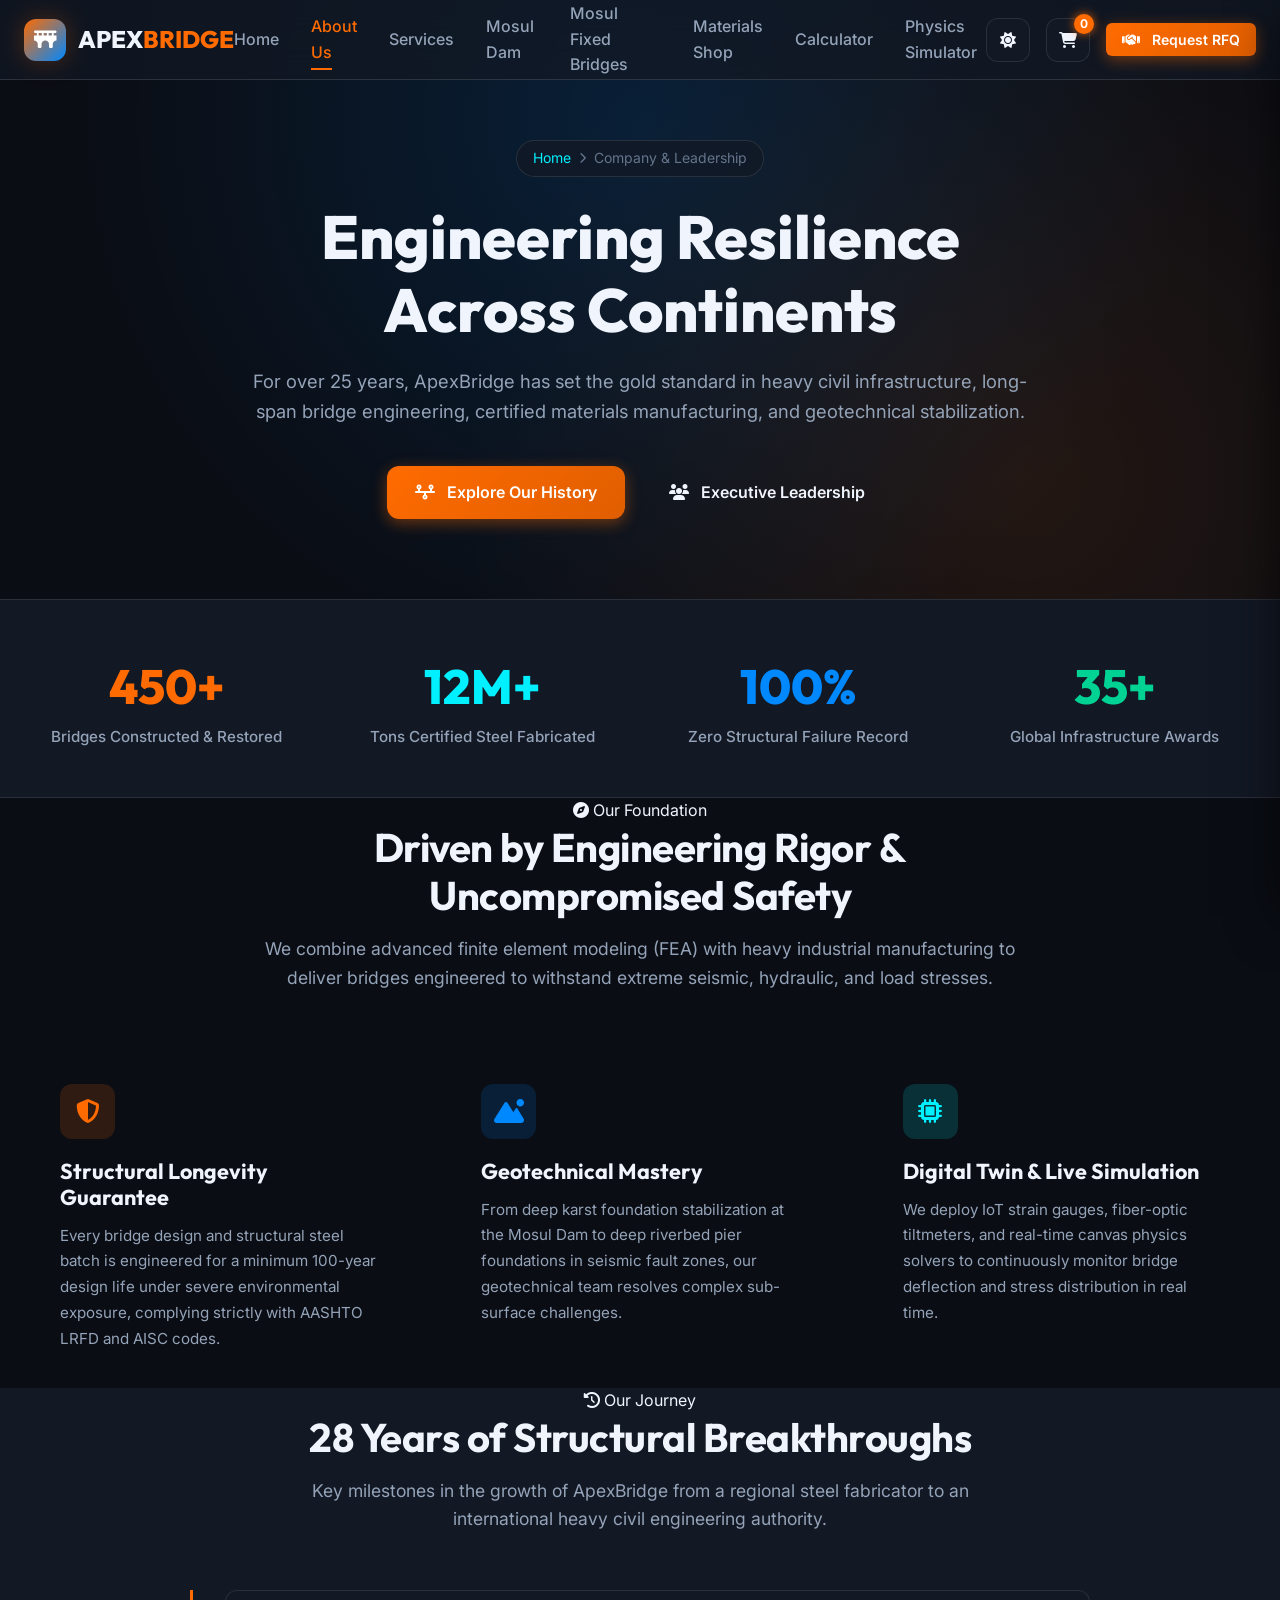
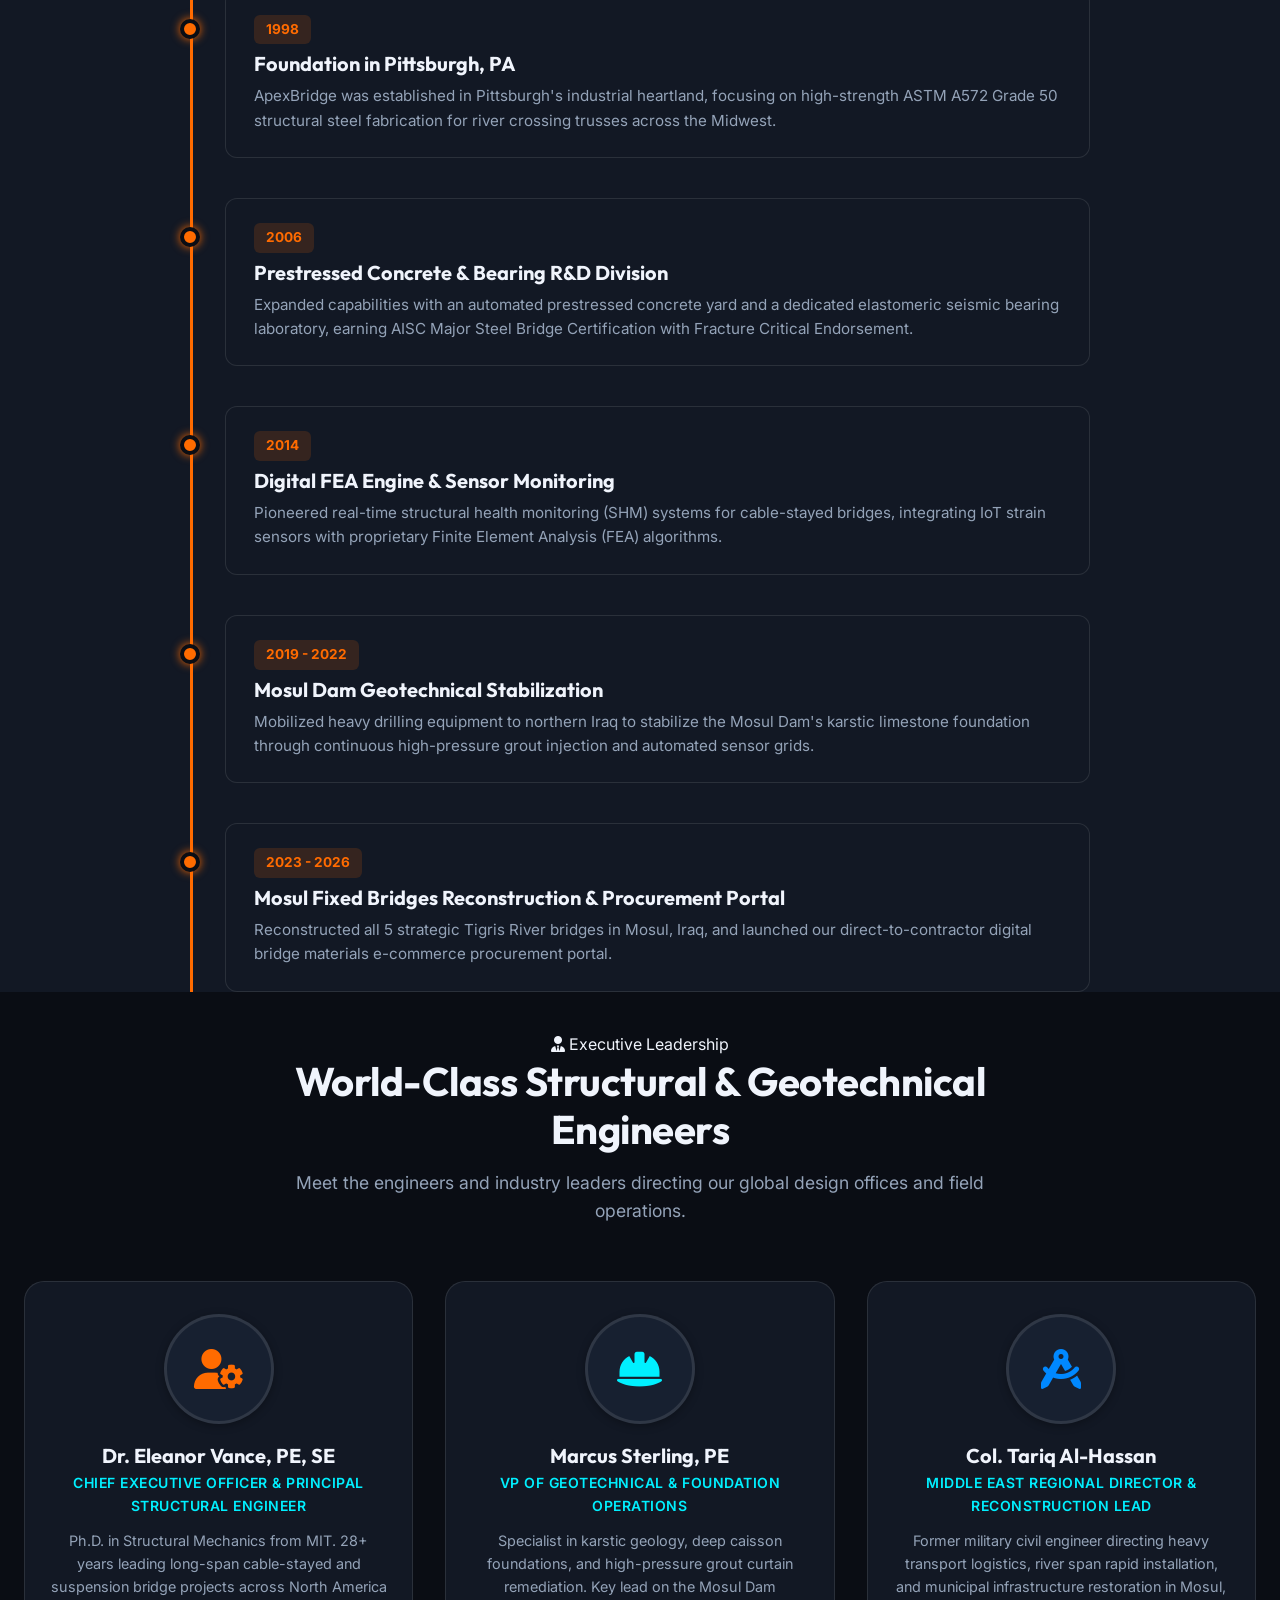
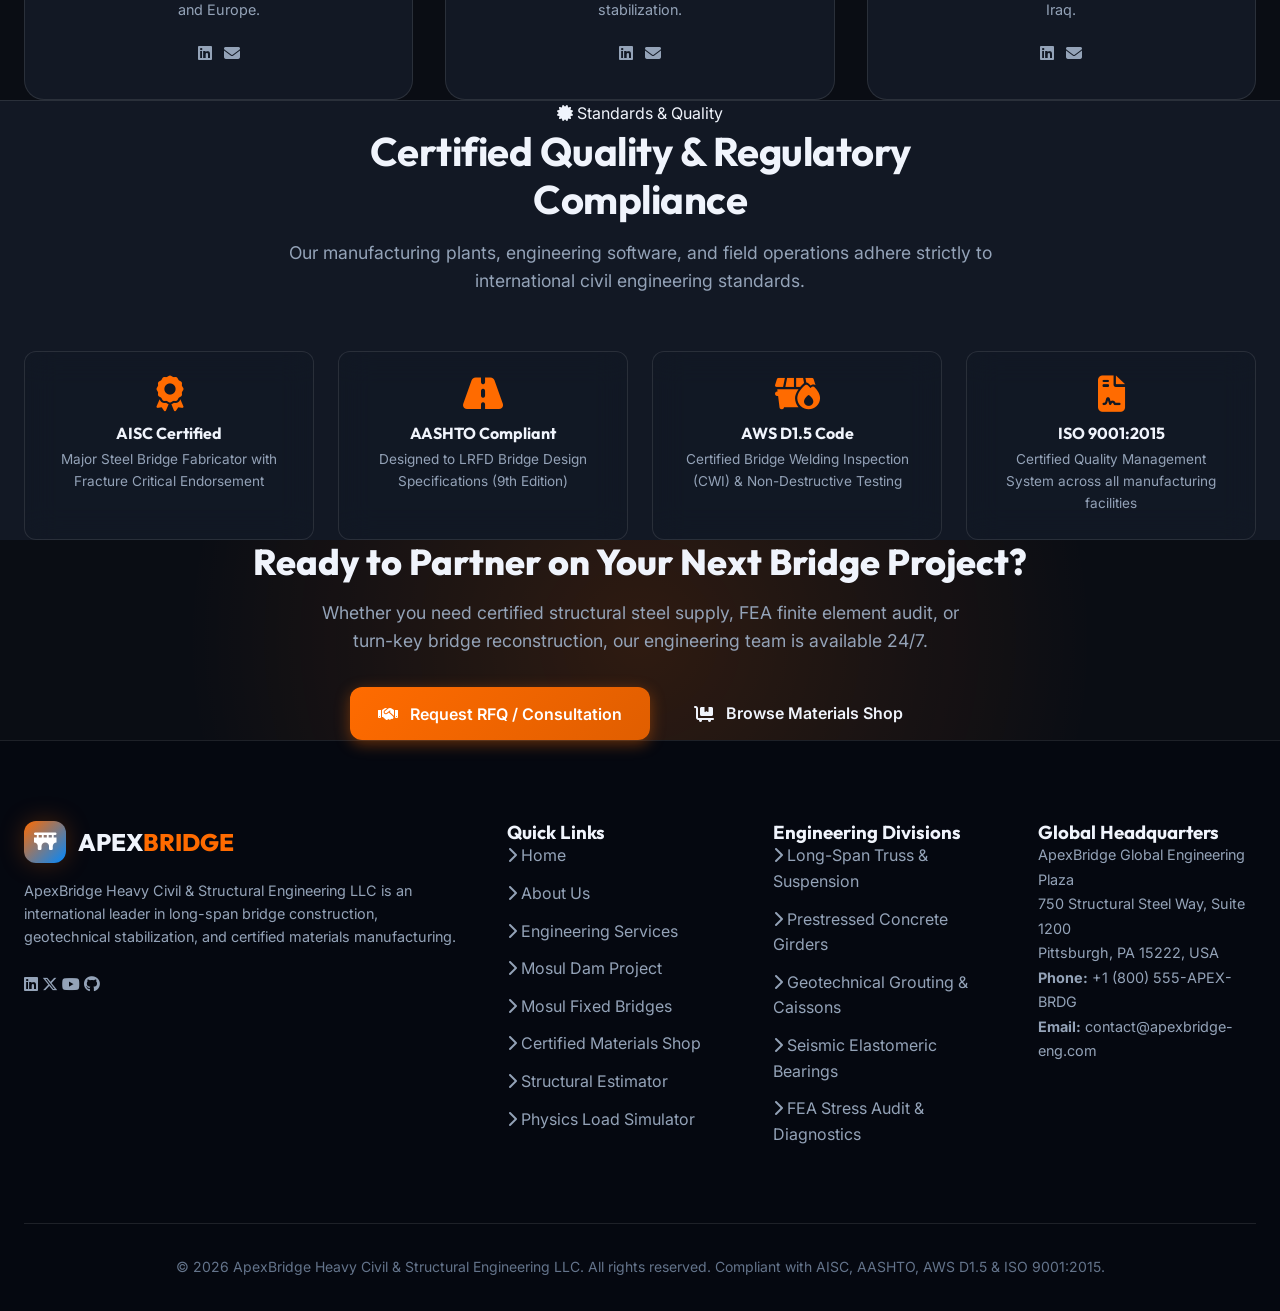
<file: about.html>
<!DOCTYPE html>
<html lang="en" data-theme="dark">
<head>
  <meta charset="UTF-8">
  <meta name="viewport" content="width=device-width, initial-scale=1.0">
  <meta name="description" content="About ApexBridge Heavy Civil & Structural Engineering - 25+ years of engineering excellence, certified materials manufacturing, geotechnical stabilization, and bridge load simulation.">
  <title>About Us | ApexBridge Heavy Civil & Structural Engineering</title>
  
  <!-- FontAwesome Icons & Google Fonts -->
  <link rel="stylesheet" href="https://cdnjs.cloudflare.com/ajax/libs/font-awesome/6.5.1/css/all.min.css">
  <link rel="stylesheet" href="css/styles.css">
  
  <style>
    /* Custom styling specific to About Page */
    .about-hero {
      padding: 140px 0 80px;
      background: radial-gradient(circle at 50% 20%, rgba(0, 136, 255, 0.15), transparent 70%),
                  radial-gradient(circle at 80% 80%, rgba(255, 107, 0, 0.1), transparent 50%),
                  var(--bg-primary);
      text-align: center;
      position: relative;
    }

    .breadcrumbs {
      display: inline-flex;
      align-items: center;
      gap: 0.5rem;
      font-size: 0.875rem;
      color: var(--text-muted);
      margin-bottom: 1.5rem;
      background: var(--glass-bg);
      padding: 0.4rem 1rem;
      border-radius: var(--radius-full);
      border: 1px solid var(--border-color);
    }

    .breadcrumbs a {
      color: var(--brand-cyan);
      text-decoration: none;
      transition: var(--transition-fast);
    }

    .breadcrumbs a:hover {
      text-decoration: underline;
    }

    .timeline-wrapper {
      position: relative;
      max-width: 900px;
      margin: 3rem auto 0;
      padding-left: 2rem;
      border-left: 3px solid var(--brand-orange);
    }

    .timeline-item {
      position: relative;
      margin-bottom: 2.5rem;
      padding: 1.5rem 1.75rem;
      background: var(--bg-surface);
      border: 1px solid var(--border-color);
      border-radius: var(--radius-md);
      transition: var(--transition-normal);
    }

    .timeline-item:hover {
      transform: translateX(6px);
      border-color: var(--brand-orange);
      box-shadow: var(--shadow-md);
    }

    .timeline-dot {
      position: absolute;
      left: -2.85rem;
      top: 1.75rem;
      width: 20px;
      height: 20px;
      border-radius: 50%;
      background: var(--brand-orange);
      border: 4px solid var(--bg-primary);
      box-shadow: 0 0 10px var(--brand-orange);
    }

    .timeline-year {
      display: inline-block;
      padding: 0.25rem 0.75rem;
      background: var(--brand-orange-light);
      color: var(--brand-orange);
      font-weight: 700;
      font-size: 0.85rem;
      border-radius: var(--radius-sm);
      margin-bottom: 0.5rem;
    }

    .team-grid {
      display: grid;
      grid-template-columns: repeat(auto-fit, minmax(280px, 1fr));
      gap: 2rem;
      margin-top: 3rem;
    }

    .team-card {
      background: var(--bg-surface);
      border: 1px solid var(--border-color);
      border-radius: var(--radius-lg);
      padding: 2rem 1.5rem;
      text-align: center;
      transition: var(--transition-normal);
      position: relative;
      overflow: hidden;
    }

    .team-card::before {
      content: '';
      position: absolute;
      top: 0;
      left: 0;
      right: 0;
      height: 4px;
      background: linear-gradient(90deg, var(--brand-orange), var(--brand-blue));
      opacity: 0;
      transition: var(--transition-fast);
    }

    .team-card:hover {
      transform: translateY(-8px);
      border-color: var(--brand-cyan);
      box-shadow: var(--shadow-lg);
    }

    .team-card:hover::before {
      opacity: 1;
    }

    .team-avatar {
      width: 110px;
      height: 110px;
      border-radius: 50%;
      margin: 0 auto 1.25rem;
      background: var(--bg-card);
      border: 3px solid var(--border-color);
      display: flex;
      align-items: center;
      justify-content: center;
      font-size: 2.5rem;
      color: var(--brand-orange);
      box-shadow: var(--shadow-sm);
    }

    .team-role {
      color: var(--brand-cyan);
      font-size: 0.875rem;
      font-weight: 600;
      margin-bottom: 0.75rem;
      text-transform: uppercase;
      letter-spacing: 0.5px;
    }

    .cert-badge-grid {
      display: grid;
      grid-template-columns: repeat(auto-fit, minmax(200px, 1fr));
      gap: 1.5rem;
      margin-top: 2rem;
    }

    .cert-card {
      background: var(--glass-bg);
      border: 1px solid var(--border-color);
      padding: 1.5rem;
      border-radius: var(--radius-md);
      text-align: center;
      backdrop-filter: var(--glass-blur);
    }

    .cert-card i {
      font-size: 2.25rem;
      color: var(--brand-orange);
      margin-bottom: 0.75rem;
    }
  </style>
</head>
<body>

  <!-- ==========================================================================
       Header & Navigation
       ========================================================================== -->
  <header class="header">
    <div class="container">
      <a href="index.html#home" class="logo">
        <div class="logo-icon"><i class="fa-solid fa-bridge"></i></div>
        <span>APEX<span style="color: var(--brand-orange);">BRIDGE</span></span>
      </a>

      <ul class="nav-menu">
        <li><a href="index.html#home" class="nav-link">Home</a></li>
        <li><a href="about.html" class="nav-link active">About Us</a></li>
        <li><a href="index.html#services" class="nav-link">Services</a></li>
        <li><a href="index.html#mosul-dam" class="nav-link">Mosul Dam</a></li>
        <li><a href="mosul-bridges.html" class="nav-link">Mosul Fixed Bridges</a></li>
        <li><a href="index.html#shop" class="nav-link">Materials Shop</a></li>
        <li><a href="index.html#calculator" class="nav-link">Calculator</a></li>
        <li><a href="index.html#simulator" class="nav-link">Physics Simulator</a></li>
      </ul>

      <div class="header-actions">
        <button id="themeToggleBtn" class="btn-icon" aria-label="Toggle Theme">
          <i class="fa-solid fa-sun"></i>
        </button>

        <button id="cartBtn" class="btn-icon cart-btn" aria-label="Shopping Cart">
          <i class="fa-solid fa-cart-shopping"></i>
          <span class="cart-badge">0</span>
        </button>

        <button class="btn btn-primary btn-sm" onclick="openConsultationModal('About Us Engineering Query')">
          <i class="fa-solid fa-handshake"></i> Request RFQ
        </button>

        <button id="hamburgerBtn" class="hamburger-btn btn-icon" aria-label="Open Menu">
          <i class="fa-solid fa-bars"></i>
        </button>
      </div>
    </div>
  </header>

  <!-- Mobile Drawer Navigation -->
  <div id="mobileBackdrop" class="modal-backdrop" style="z-index: 2190;"></div>
  <div id="mobileNavDrawer" class="mobile-nav-drawer">
    <div style="display: flex; justify-content: space-between; align-items: center; margin-bottom: 2rem;">
      <div class="logo">
        <div class="logo-icon"><i class="fa-solid fa-bridge"></i></div>
        <span>APEX<span style="color: var(--brand-orange);">BRIDGE</span></span>
      </div>
      <button id="closeMobileBtn" class="btn-icon"><i class="fa-solid fa-xmark"></i></button>
    </div>
    <ul class="mobile-nav-links" style="list-style: none; display: flex; flex-direction: column; gap: 1.25rem;">
      <li><a href="index.html#home" class="nav-link"><i class="fa-solid fa-house"></i> Home</a></li>
      <li><a href="about.html" class="nav-link active"><i class="fa-solid fa-building"></i> About Us</a></li>
      <li><a href="index.html#services" class="nav-link"><i class="fa-solid fa-gear"></i> Engineering Services</a></li>
      <li><a href="index.html#mosul-dam" class="nav-link"><i class="fa-solid fa-water"></i> Mosul Dam Project</a></li>
      <li><a href="mosul-bridges.html" class="nav-link"><i class="fa-solid fa-road"></i> Mosul Fixed Bridges</a></li>
      <li><a href="index.html#shop" class="nav-link"><i class="fa-solid fa-cart-flatbed"></i> Materials Shop</a></li>
      <li><a href="index.html#calculator" class="nav-link"><i class="fa-solid fa-calculator"></i> Structural Estimator</a></li>
      <li><a href="index.html#simulator" class="nav-link"><i class="fa-solid fa-vial"></i> Physics Simulator</a></li>
    </ul>
  </div>

  <!-- Main Content -->
  <main>
    <!-- Hero Banner -->
    <section class="about-hero">
      <div class="container">
        <div class="breadcrumbs">
          <a href="index.html">Home</a>
          <i class="fa-solid fa-chevron-right" style="font-size: 0.7rem;"></i>
          <span>Company & Leadership</span>
        </div>

        <h1 class="hero-title" style="font-size: clamp(2.2rem, 5vw, 3.8rem); font-weight: 800; margin-bottom: 1.25rem;">
          Engineering Resilience <br><span class="gradient-text">Across Continents</span>
        </h1>
        
        <p class="hero-subtitle" style="max-width: 800px; margin: 0 auto 2.5rem; color: var(--text-secondary); font-size: 1.15rem;">
          For over 25 years, ApexBridge has set the gold standard in heavy civil infrastructure, long-span bridge engineering, certified materials manufacturing, and geotechnical stabilization.
        </p>

        <div style="display: flex; justify-content: center; gap: 1rem; flex-wrap: wrap;">
          <a href="#history" class="btn btn-primary"><i class="fa-solid fa-timeline"></i> Explore Our History</a>
          <a href="#team" class="btn btn-outline"><i class="fa-solid fa-users"></i> Executive Leadership</a>
        </div>
      </div>
    </section>

    <!-- Key Impact Statistics -->
    <section class="section" style="background: var(--bg-surface); border-top: 1px solid var(--border-color); border-bottom: 1px solid var(--border-color); padding: 3rem 0;">
      <div class="container">
        <div style="display: grid; grid-template-columns: repeat(auto-fit, minmax(200px, 1fr)); gap: 2rem; text-align: center;">
          <div>
            <div style="font-size: 3rem; font-weight: 800; color: var(--brand-orange); font-family: var(--font-heading);">450+</div>
            <div style="color: var(--text-secondary); font-size: 0.95rem; font-weight: 500;">Bridges Constructed & Restored</div>
          </div>
          <div>
            <div style="font-size: 3rem; font-weight: 800; color: var(--brand-cyan); font-family: var(--font-heading);">12M+</div>
            <div style="color: var(--text-secondary); font-size: 0.95rem; font-weight: 500;">Tons Certified Steel Fabricated</div>
          </div>
          <div>
            <div style="font-size: 3rem; font-weight: 800; color: var(--brand-blue); font-family: var(--font-heading);">100%</div>
            <div style="color: var(--text-secondary); font-size: 0.95rem; font-weight: 500;">Zero Structural Failure Record</div>
          </div>
          <div>
            <div style="font-size: 3rem; font-weight: 800; color: var(--brand-teal); font-family: var(--font-heading);">35+</div>
            <div style="color: var(--text-secondary); font-size: 0.95rem; font-weight: 500;">Global Infrastructure Awards</div>
          </div>
        </div>
      </div>
    </section>

    <!-- Mission & Core Capabilities -->
    <section class="section" id="mission">
      <div class="container">
        <div class="section-header">
          <span class="section-badge"><i class="fa-solid fa-compass"></i> Our Foundation</span>
          <h2>Driven by Engineering Rigor & Uncompromised Safety</h2>
          <p>We combine advanced finite element modeling (FEA) with heavy industrial manufacturing to deliver bridges engineered to withstand extreme seismic, hydraulic, and load stresses.</p>
        </div>

        <div style="display: grid; grid-template-columns: repeat(auto-fit, minmax(320px, 1fr)); gap: 2rem; margin-top: 3rem;">
          <div class="card" style="padding: 2.25rem;">
            <div style="width: 55px; height: 55px; border-radius: var(--radius-md); background: var(--brand-orange-light); display: flex; align-items: center; justify-content: center; font-size: 1.5rem; color: var(--brand-orange); margin-bottom: 1.25rem;">
              <i class="fa-solid fa-shield-halved"></i>
            </div>
            <h3 style="font-size: 1.35rem; font-weight: 700; margin-bottom: 0.75rem;">Structural Longevity Guarantee</h3>
            <p style="color: var(--text-secondary); font-size: 0.95rem; line-height: 1.7;">
              Every bridge design and structural steel batch is engineered for a minimum 100-year design life under severe environmental exposure, complying strictly with AASHTO LRFD and AISC codes.
            </p>
          </div>

          <div class="card" style="padding: 2.25rem;">
            <div style="width: 55px; height: 55px; border-radius: var(--radius-md); background: var(--brand-blue-light); display: flex; align-items: center; justify-content: center; font-size: 1.5rem; color: var(--brand-blue); margin-bottom: 1.25rem;">
              <i class="fa-solid fa-mountain-sun"></i>
            </div>
            <h3 style="font-size: 1.35rem; font-weight: 700; margin-bottom: 0.75rem;">Geotechnical Mastery</h3>
            <p style="color: var(--text-secondary); font-size: 0.95rem; line-height: 1.7;">
              From deep karst foundation stabilization at the Mosul Dam to deep riverbed pier foundations in seismic fault zones, our geotechnical team resolves complex sub-surface challenges.
            </p>
          </div>

          <div class="card" style="padding: 2.25rem;">
            <div style="width: 55px; height: 55px; border-radius: var(--radius-md); background: rgba(0, 240, 255, 0.15); display: flex; align-items: center; justify-content: center; font-size: 1.5rem; color: var(--brand-cyan); margin-bottom: 1.25rem;">
              <i class="fa-solid fa-microchip"></i>
            </div>
            <h3 style="font-size: 1.35rem; font-weight: 700; margin-bottom: 0.75rem;">Digital Twin & Live Simulation</h3>
            <p style="color: var(--text-secondary); font-size: 0.95rem; line-height: 1.7;">
              We deploy IoT strain gauges, fiber-optic tiltmeters, and real-time canvas physics solvers to continuously monitor bridge deflection and stress distribution in real time.
            </p>
          </div>
        </div>
      </div>
    </section>

    <!-- Company History & Timeline -->
    <section class="section" id="history" style="background: var(--bg-surface);">
      <div class="container">
        <div class="section-header">
          <span class="section-badge"><i class="fa-solid fa-clock-rotate-left"></i> Our Journey</span>
          <h2>28 Years of Structural Breakthroughs</h2>
          <p>Key milestones in the growth of ApexBridge from a regional steel fabricator to an international heavy civil engineering authority.</p>
        </div>

        <div class="timeline-wrapper">
          
          <div class="timeline-item">
            <div class="timeline-dot"></div>
            <span class="timeline-year">1998</span>
            <h3 style="font-size: 1.25rem; font-weight: 700; margin-bottom: 0.5rem;">Foundation in Pittsburgh, PA</h3>
            <p style="color: var(--text-secondary); font-size: 0.95rem;">
              ApexBridge was established in Pittsburgh's industrial heartland, focusing on high-strength ASTM A572 Grade 50 structural steel fabrication for river crossing trusses across the Midwest.
            </p>
          </div>

          <div class="timeline-item">
            <div class="timeline-dot"></div>
            <span class="timeline-year">2006</span>
            <h3 style="font-size: 1.25rem; font-weight: 700; margin-bottom: 0.5rem;">Prestressed Concrete & Bearing R&D Division</h3>
            <p style="color: var(--text-secondary); font-size: 0.95rem;">
              Expanded capabilities with an automated prestressed concrete yard and a dedicated elastomeric seismic bearing laboratory, earning AISC Major Steel Bridge Certification with Fracture Critical Endorsement.
            </p>
          </div>

          <div class="timeline-item">
            <div class="timeline-dot"></div>
            <span class="timeline-year">2014</span>
            <h3 style="font-size: 1.25rem; font-weight: 700; margin-bottom: 0.5rem;">Digital FEA Engine & Sensor Monitoring</h3>
            <p style="color: var(--text-secondary); font-size: 0.95rem;">
              Pioneered real-time structural health monitoring (SHM) systems for cable-stayed bridges, integrating IoT strain sensors with proprietary Finite Element Analysis (FEA) algorithms.
            </p>
          </div>

          <div class="timeline-item">
            <div class="timeline-dot"></div>
            <span class="timeline-year">2019 - 2022</span>
            <h3 style="font-size: 1.25rem; font-weight: 700; margin-bottom: 0.5rem;">Mosul Dam Geotechnical Stabilization</h3>
            <p style="color: var(--text-secondary); font-size: 0.95rem;">
              Mobilized heavy drilling equipment to northern Iraq to stabilize the Mosul Dam's karstic limestone foundation through continuous high-pressure grout injection and automated sensor grids.
            </p>
          </div>

          <div class="timeline-item">
            <div class="timeline-dot"></div>
            <span class="timeline-year">2023 - 2026</span>
            <h3 style="font-size: 1.25rem; font-weight: 700; margin-bottom: 0.5rem;">Mosul Fixed Bridges Reconstruction & Procurement Portal</h3>
            <p style="color: var(--text-secondary); font-size: 0.95rem;">
              Reconstructed all 5 strategic Tigris River bridges in Mosul, Iraq, and launched our direct-to-contractor digital bridge materials e-commerce procurement portal.
            </p>
          </div>

        </div>
      </div>
    </section>

    <!-- Executive Leadership Team -->
    <section class="section" id="team">
      <div class="container">
        <div class="section-header">
          <span class="section-badge"><i class="fa-solid fa-user-tie"></i> Executive Leadership</span>
          <h2>World-Class Structural & Geotechnical Engineers</h2>
          <p>Meet the engineers and industry leaders directing our global design offices and field operations.</p>
        </div>

        <div class="team-grid">
          
          <div class="team-card">
            <div class="team-avatar">
              <i class="fa-solid fa-user-gear"></i>
            </div>
            <h3 style="font-size: 1.25rem; font-weight: 700; margin-bottom: 0.25rem;">Dr. Eleanor Vance, PE, SE</h3>
            <div class="team-role">Chief Executive Officer & Principal Structural Engineer</div>
            <p style="color: var(--text-secondary); font-size: 0.9rem; line-height: 1.6; margin-bottom: 1.25rem;">
              Ph.D. in Structural Mechanics from MIT. 28+ years leading long-span cable-stayed and suspension bridge projects across North America and Europe.
            </p>
            <div style="display: flex; justify-content: center; gap: 0.75rem; color: var(--text-muted);">
              <a href="#" style="color: var(--text-secondary);"><i class="fa-brands fa-linkedin"></i></a>
              <a href="#" style="color: var(--text-secondary);"><i class="fa-solid fa-envelope"></i></a>
            </div>
          </div>

          <div class="team-card">
            <div class="team-avatar" style="color: var(--brand-cyan);">
              <i class="fa-solid fa-helmet-safety"></i>
            </div>
            <h3 style="font-size: 1.25rem; font-weight: 700; margin-bottom: 0.25rem;">Marcus Sterling, PE</h3>
            <div class="team-role">VP of Geotechnical & Foundation Operations</div>
            <p style="color: var(--text-secondary); font-size: 0.9rem; line-height: 1.6; margin-bottom: 1.25rem;">
              Specialist in karstic geology, deep caisson foundations, and high-pressure grout curtain remediation. Key lead on the Mosul Dam stabilization.
            </p>
            <div style="display: flex; justify-content: center; gap: 0.75rem; color: var(--text-muted);">
              <a href="#" style="color: var(--text-secondary);"><i class="fa-brands fa-linkedin"></i></a>
              <a href="#" style="color: var(--text-secondary);"><i class="fa-solid fa-envelope"></i></a>
            </div>
          </div>

          <div class="team-card">
            <div class="team-avatar" style="color: var(--brand-blue);">
              <i class="fa-solid fa-compass-drafting"></i>
            </div>
            <h3 style="font-size: 1.25rem; font-weight: 700; margin-bottom: 0.25rem;">Col. Tariq Al-Hassan</h3>
            <div class="team-role">Middle East Regional Director & Reconstruction Lead</div>
            <p style="color: var(--text-secondary); font-size: 0.9rem; line-height: 1.6; margin-bottom: 1.25rem;">
              Former military civil engineer directing heavy transport logistics, river span rapid installation, and municipal infrastructure restoration in Mosul, Iraq.
            </p>
            <div style="display: flex; justify-content: center; gap: 0.75rem; color: var(--text-muted);">
              <a href="#" style="color: var(--text-secondary);"><i class="fa-brands fa-linkedin"></i></a>
              <a href="#" style="color: var(--text-secondary);"><i class="fa-solid fa-envelope"></i></a>
            </div>
          </div>

        </div>
      </div>
    </section>

    <!-- Industry Certifications -->
    <section class="section" style="background: var(--bg-surface); border-top: 1px solid var(--border-color);">
      <div class="container">
        <div class="section-header">
          <span class="section-badge"><i class="fa-solid fa-certificate"></i> Standards & Quality</span>
          <h2>Certified Quality & Regulatory Compliance</h2>
          <p>Our manufacturing plants, engineering software, and field operations adhere strictly to international civil engineering standards.</p>
        </div>

        <div class="cert-badge-grid">
          <div class="cert-card">
            <i class="fa-solid fa-award"></i>
            <h4 style="font-weight: 700; margin-bottom: 0.4rem;">AISC Certified</h4>
            <p style="font-size: 0.85rem; color: var(--text-secondary);">Major Steel Bridge Fabricator with Fracture Critical Endorsement</p>
          </div>

          <div class="cert-card">
            <i class="fa-solid fa-road"></i>
            <h4 style="font-weight: 700; margin-bottom: 0.4rem;">AASHTO Compliant</h4>
            <p style="font-size: 0.85rem; color: var(--text-secondary);">Designed to LRFD Bridge Design Specifications (9th Edition)</p>
          </div>

          <div class="cert-card">
            <i class="fa-solid fa-dumpster-fire"></i>
            <h4 style="font-weight: 700; margin-bottom: 0.4rem;">AWS D1.5 Code</h4>
            <p style="font-size: 0.85rem; color: var(--text-secondary);">Certified Bridge Welding Inspection (CWI) & Non-Destructive Testing</p>
          </div>

          <div class="cert-card">
            <i class="fa-solid fa-file-contract"></i>
            <h4 style="font-weight: 700; margin-bottom: 0.4rem;">ISO 9001:2015</h4>
            <p style="font-size: 0.85rem; color: var(--text-secondary);">Certified Quality Management System across all manufacturing facilities</p>
          </div>
        </div>
      </div>
    </section>

    <!-- CTA Section -->
    <section class="section" style="background: radial-gradient(circle at 50% 50%, rgba(255, 107, 0, 0.15), transparent 70%), var(--bg-primary); text-align: center;">
      <div class="container">
        <h2 style="font-size: 2.25rem; font-weight: 800; margin-bottom: 1rem;">Ready to Partner on Your Next Bridge Project?</h2>
        <p style="max-width: 650px; margin: 0 auto 2rem; color: var(--text-secondary); font-size: 1.1rem;">
          Whether you need certified structural steel supply, FEA finite element audit, or turn-key bridge reconstruction, our engineering team is available 24/7.
        </p>
        <div style="display: flex; justify-content: center; gap: 1rem; flex-wrap: wrap;">
          <button class="btn btn-primary" onclick="openConsultationModal('About Us Call To Action')">
            <i class="fa-solid fa-handshake"></i> Request RFQ / Consultation
          </button>
          <a href="index.html#shop" class="btn btn-outline">
            <i class="fa-solid fa-cart-flatbed"></i> Browse Materials Shop
          </a>
        </div>
      </div>
    </section>

  </main>

  <!-- ==========================================================================
       Footer
       ========================================================================== -->
  <footer class="footer">
    <div class="container">
      <div class="footer-grid">
        <div class="footer-col">
          <a href="index.html" class="logo" style="margin-bottom: 1rem;">
            <div class="logo-icon"><i class="fa-solid fa-bridge"></i></div>
            <span>APEX<span style="color: var(--brand-orange);">BRIDGE</span></span>
          </a>
          <p style="color: var(--text-secondary); font-size: 0.9rem; line-height: 1.6; margin-bottom: 1.5rem;">
            ApexBridge Heavy Civil & Structural Engineering LLC is an international leader in long-span bridge construction, geotechnical stabilization, and certified materials manufacturing.
          </p>
          <div class="footer-socials">
            <a href="#" class="social-link" aria-label="LinkedIn"><i class="fa-brands fa-linkedin"></i></a>
            <a href="#" class="social-link" aria-label="X / Twitter"><i class="fa-brands fa-x-twitter"></i></a>
            <a href="#" class="social-link" aria-label="YouTube"><i class="fa-brands fa-youtube"></i></a>
            <a href="#" class="social-link" aria-label="GitHub"><i class="fa-brands fa-github"></i></a>
          </div>
        </div>

        <div class="footer-col">
          <h3>Quick Links</h3>
          <ul class="footer-links">
            <li><a href="index.html#home"><i class="fa-solid fa-chevron-right"></i> Home</a></li>
            <li><a href="about.html"><i class="fa-solid fa-chevron-right"></i> About Us</a></li>
            <li><a href="index.html#services"><i class="fa-solid fa-chevron-right"></i> Engineering Services</a></li>
            <li><a href="index.html#mosul-dam"><i class="fa-solid fa-chevron-right"></i> Mosul Dam Project</a></li>
            <li><a href="mosul-bridges.html"><i class="fa-solid fa-chevron-right"></i> Mosul Fixed Bridges</a></li>
            <li><a href="index.html#shop"><i class="fa-solid fa-chevron-right"></i> Certified Materials Shop</a></li>
            <li><a href="index.html#calculator"><i class="fa-solid fa-chevron-right"></i> Structural Estimator</a></li>
            <li><a href="index.html#simulator"><i class="fa-solid fa-chevron-right"></i> Physics Load Simulator</a></li>
          </ul>
        </div>

        <div class="footer-col">
          <h3>Engineering Divisions</h3>
          <ul class="footer-links">
            <li><a href="#"><i class="fa-solid fa-chevron-right"></i> Long-Span Truss & Suspension</a></li>
            <li><a href="#"><i class="fa-solid fa-chevron-right"></i> Prestressed Concrete Girders</a></li>
            <li><a href="#"><i class="fa-solid fa-chevron-right"></i> Geotechnical Grouting & Caissons</a></li>
            <li><a href="#"><i class="fa-solid fa-chevron-right"></i> Seismic Elastomeric Bearings</a></li>
            <li><a href="#"><i class="fa-solid fa-chevron-right"></i> FEA Stress Audit & Diagnostics</a></li>
          </ul>
        </div>

        <div class="footer-col">
          <h3>Global Headquarters</h3>
          <p style="color: var(--text-secondary); font-size: 0.9rem; line-height: 1.7;">
            ApexBridge Global Engineering Plaza<br>
            750 Structural Steel Way, Suite 1200<br>
            Pittsburgh, PA 15222, USA<br>
            <strong>Phone:</strong> +1 (800) 555-APEX-BRDG<br>
            <strong>Email:</strong> contact@apexbridge-eng.com
          </p>
        </div>
      </div>

      <div class="footer-bottom">
        <p>&copy; 2026 ApexBridge Heavy Civil & Structural Engineering LLC. All rights reserved. Compliant with AISC, AASHTO, AWS D1.5 & ISO 9001:2015.</p>
      </div>
    </div>
  </footer>

  <!-- ==========================================================================
       Global Modal Backdrop & Drawer Containers
       ========================================================================== -->
  <div id="modalBackdrop" class="modal-backdrop">
    <div id="modalContent" class="modal-box">
      <!-- Dynamic modal content inserted via JS -->
    </div>
  </div>

  <!-- Shopping Cart Slide-Over Drawer -->
  <div id="cartBackdrop" class="modal-backdrop" style="z-index: 2090;"></div>
  <div id="cartDrawer" class="cart-drawer">
    <div class="cart-header">
      <h3 style="font-size: 1.25rem; font-weight: 700;"><i class="fa-solid fa-cart-shopping" style="color: var(--brand-orange); margin-right: 0.5rem;"></i> Procurement Cart</h3>
      <button id="closeCartBtn" style="font-size: 1.25rem; color: var(--text-muted);"><i class="fa-solid fa-xmark"></i></button>
    </div>

    <div id="cartItemsList" class="cart-items-list">
      <!-- Cart items inserted dynamically -->
    </div>

    <div class="cart-footer">
      <div style="display: flex; justify-content: space-between; margin-bottom: 0.5rem; font-size: 0.9rem;">
        <span>Subtotal:</span>
        <strong id="cartSubtotal">$0.00</strong>
      </div>
      <div style="display: flex; justify-content: space-between; margin-bottom: 0.75rem; font-size: 0.9rem;">
        <span>Est. Heavy Freight Transport:</span>
        <strong id="cartShipping">$0.00</strong>
      </div>
      <div style="display: flex; justify-content: space-between; margin-bottom: 1.25rem; font-size: 1.15rem; color: var(--brand-orange); font-weight: 800;">
        <span>Total Estimate:</span>
        <strong id="cartTotal">$0.00</strong>
      </div>
      <button class="btn btn-primary" style="width: 100%;" onclick="openCheckoutModal()">
        <i class="fa-solid fa-credit-card"></i> Proceed to Procurement Checkout
      </button>
    </div>
  </div>

  <!-- Scripts -->
  <script src="js/data.js"></script>
  <script src="js/app.js"></script>
  <script src="js/shop.js"></script>
  <script src="js/calculator.js"></script>
  <script src="js/simulator.js"></script>

</body>
</html>
</file>
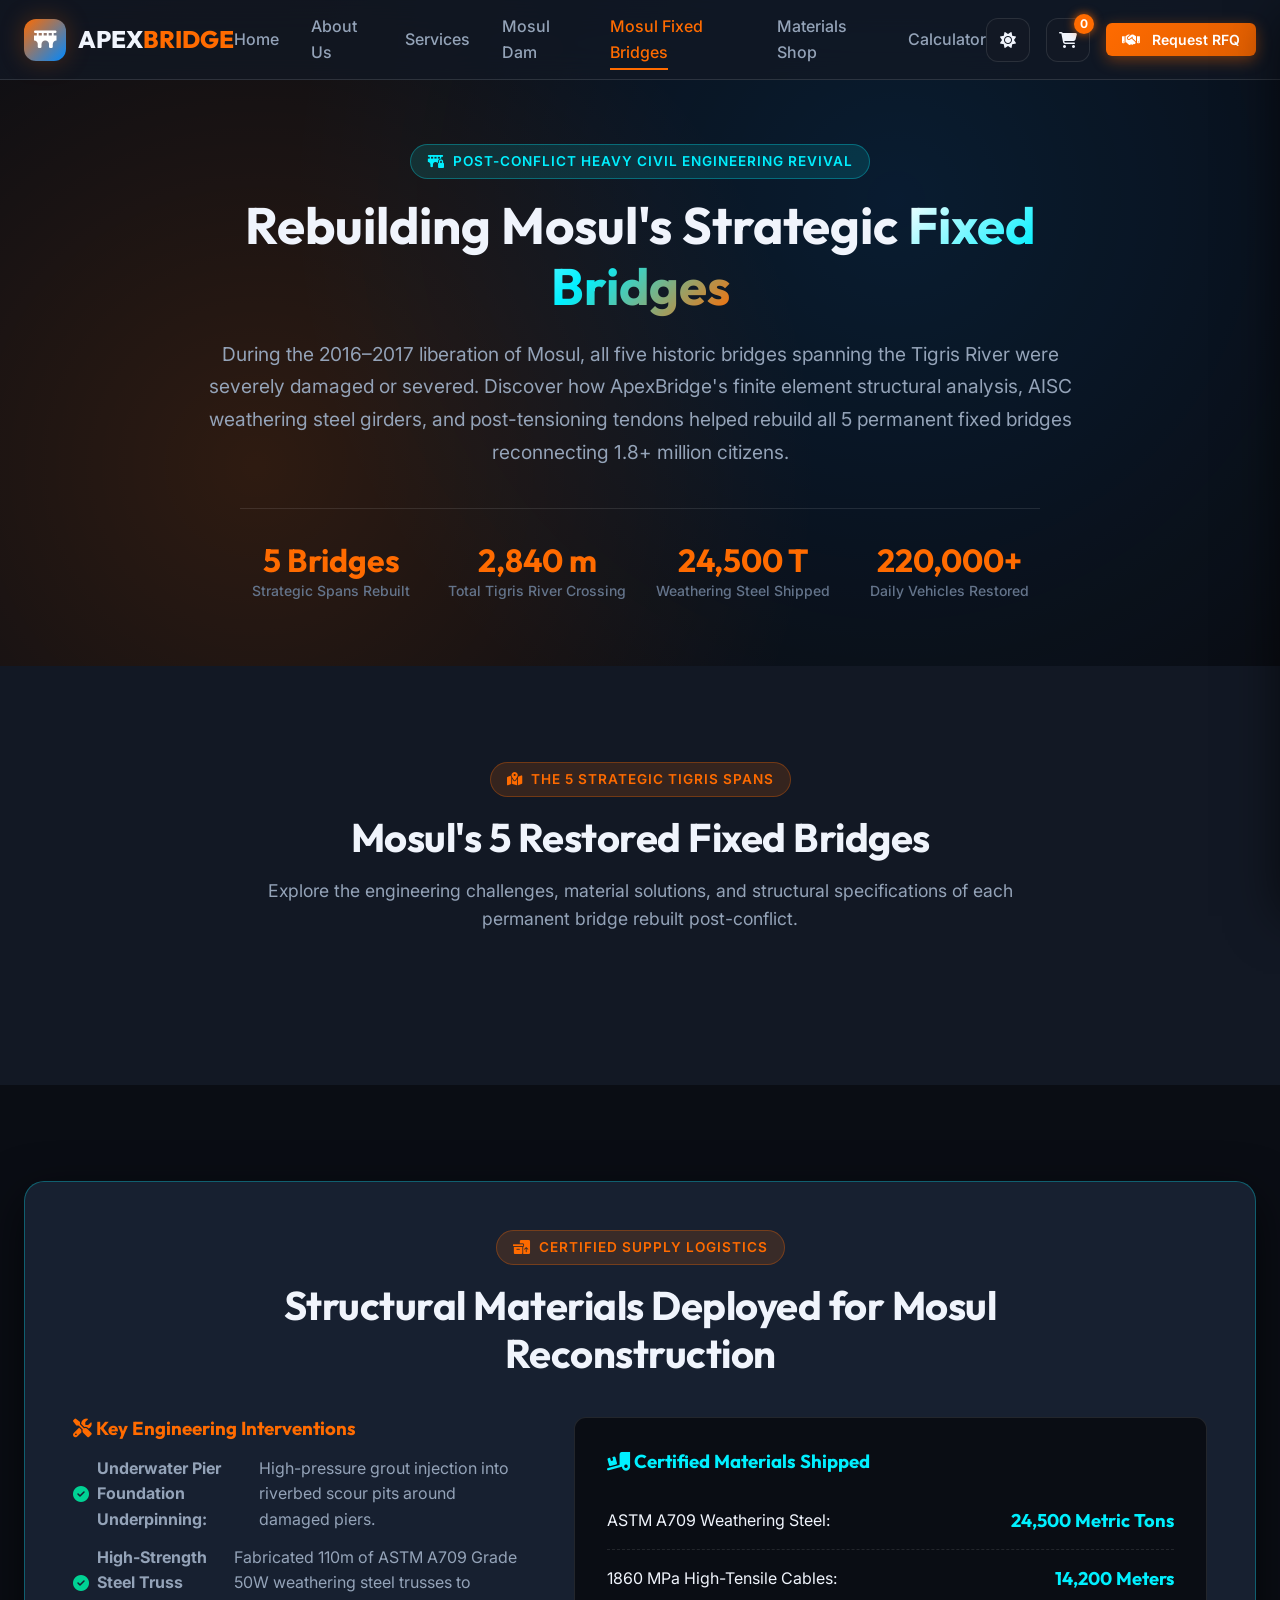
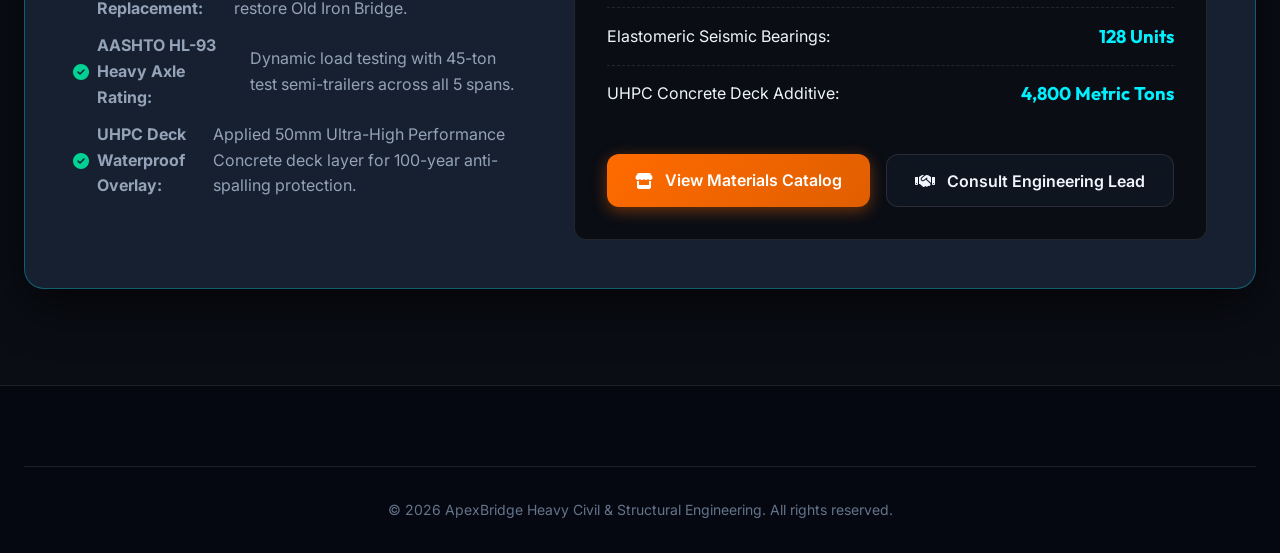
<file: mosul-bridges.html>
<!DOCTYPE html>
<html lang="en" data-theme="dark">
<head>
  <meta charset="UTF-8">
  <meta name="viewport" content="width=device-width, initial-scale=1.0">
  <meta name="description" content="Rebuilding Mosul's Strategic Fixed Bridges - Detailed Case Study on the 5 Tigris River Bridges Restored Post-Conflict by ApexBridge Engineering.">
  <title>Mosul Fixed Bridges Reconstruction | ApexBridge Engineering</title>
  
  <!-- FontAwesome Icons & Google Fonts -->
  <link rel="stylesheet" href="https://cdnjs.cloudflare.com/ajax/libs/font-awesome/6.5.1/css/all.min.css">
  <link rel="stylesheet" href="css/styles.css">
</head>
<body>

  <!-- ==========================================================================
       Header & Navigation
       ========================================================================== -->
  <header class="header">
    <div class="container">
      <a href="index.html#home" class="logo">
        <div class="logo-icon"><i class="fa-solid fa-bridge"></i></div>
        <span>APEX<span style="color: var(--brand-orange);">BRIDGE</span></span>
      </a>

      <ul class="nav-menu">
        <li><a href="index.html#home" class="nav-link">Home</a></li>
        <li><a href="about.html" class="nav-link">About Us</a></li>
        <li><a href="index.html#services" class="nav-link">Services</a></li>
        <li><a href="index.html#mosul-dam" class="nav-link">Mosul Dam</a></li>
        <li><a href="mosul-bridges.html" class="nav-link active">Mosul Fixed Bridges</a></li>
        <li><a href="index.html#shop" class="nav-link">Materials Shop</a></li>
        <li><a href="index.html#calculator" class="nav-link">Calculator</a></li>
      </ul>

      <div class="header-actions">
        <button id="themeToggleBtn" class="btn-icon" aria-label="Toggle Theme">
          <i class="fa-solid fa-sun"></i>
        </button>

        <button id="cartBtn" class="btn-icon cart-btn" aria-label="Shopping Cart">
          <i class="fa-solid fa-cart-shopping"></i>
          <span class="cart-badge">0</span>
        </button>

        <button class="btn btn-primary btn-sm" onclick="openConsultationModal('Mosul Bridges Reconstruction')">
          <i class="fa-solid fa-handshake"></i> Request RFQ
        </button>

        <button id="hamburgerBtn" class="hamburger-btn btn-icon" aria-label="Open Menu">
          <i class="fa-solid fa-bars"></i>
        </button>
      </div>
    </div>
  </header>

  <!-- Mobile Drawer Navigation -->
  <div id="mobileBackdrop" class="modal-backdrop" style="z-index: 2190;"></div>
  <div id="mobileNavDrawer" class="mobile-nav-drawer">
    <div style="display: flex; justify-content: space-between; align-items: center; margin-bottom: 2rem;">
      <a href="index.html#home" class="logo" style="font-size: 1.25rem;">
        <div class="logo-icon" style="width: 34px; height: 34px;"><i class="fa-solid fa-bridge"></i></div>
        <span>APEX<span style="color: var(--brand-orange);">BRIDGE</span></span>
      </a>
      <button id="closeMobileNavBtn" style="font-size: 1.25rem; color: var(--text-muted);"><i class="fa-solid fa-xmark"></i></button>
    </div>
    <ul style="list-style: none; display: flex; flex-direction: column; gap: 1.25rem;">
      <li><a href="index.html#home" class="mobile-nav-link">Home</a></li>
      <li><a href="mosul-bridges.html" class="mobile-nav-link" style="color: var(--brand-orange); font-weight: 700;">Mosul Fixed Bridges</a></li>
      <li><a href="index.html#services" class="mobile-nav-link">Engineering Services</a></li>
      <li><a href="index.html#shop" class="mobile-nav-link">Materials Shop</a></li>
    </ul>
  </div>

  <!-- ==========================================================================
       Hero Banner - Mosul Bridges Revival
       ========================================================================== -->
  <section class="hero" style="padding-bottom: 4rem;">
    <div class="container">
      <div style="max-width: 900px; margin: 0 auto; text-align: center;">
        <div class="section-tag" style="background: rgba(0, 240, 255, 0.12); color: var(--brand-cyan); border-color: rgba(0, 240, 255, 0.3);">
          <i class="fa-solid fa-bridge-lock"></i> POST-CONFLICT HEAVY CIVIL ENGINEERING REVIVAL
        </div>
        <h1 style="font-size: 3.2rem; margin-bottom: 1.25rem;">
          Rebuilding Mosul's Strategic <span class="text-gradient">Fixed Bridges</span>
        </h1>
        <p style="font-size: 1.2rem; color: var(--text-secondary); margin-bottom: 2.5rem; line-height: 1.7;">
          During the 2016–2017 liberation of Mosul, all five historic bridges spanning the Tigris River were severely damaged or severed. Discover how ApexBridge's finite element structural analysis, AISC weathering steel girders, and post-tensioning tendons helped rebuild all 5 permanent fixed bridges reconnecting 1.8+ million citizens.
        </p>

        <!-- Stats Counter Bar -->
        <div class="hero-stats" style="grid-template-columns: repeat(4, 1fr); max-width: 800px; margin: 0 auto;">
          <div class="stat-item">
            <h3>5 Bridges</h3>
            <p>Strategic Spans Rebuilt</p>
          </div>
          <div class="stat-item">
            <h3>2,840 m</h3>
            <p>Total Tigris River Crossing</p>
          </div>
          <div class="stat-item">
            <h3>24,500 T</h3>
            <p>Weathering Steel Shipped</p>
          </div>
          <div class="stat-item">
            <h3>220,000+</h3>
            <p>Daily Vehicles Restored</p>
          </div>
        </div>
      </div>
    </div>
  </section>

  <!-- ==========================================================================
       The 5 Mosul Bridges Interactive Showcase
       ========================================================================== -->
  <section class="services-section">
    <div class="container">
      <div class="section-header">
        <div class="section-tag"><i class="fa-solid fa-map-location-dot"></i> THE 5 STRATEGIC TIGRIS SPANS</div>
        <h2>Mosul's 5 Restored Fixed Bridges</h2>
        <p>Explore the engineering challenges, material solutions, and structural specifications of each permanent bridge rebuilt post-conflict.</p>
      </div>

      <div id="mosulBridgesList" class="services-grid" style="grid-template-columns: repeat(auto-fit, minmax(360px, 1fr)); gap: 2.5rem;">
        <!-- Rendered dynamically via script below -->
      </div>
    </div>
  </section>

  <!-- ==========================================================================
       Technical Engineering & Material Quantities
       ========================================================================== -->
  <section class="shop-section">
    <div class="container">
      <div class="calc-wrapper">
        <div class="section-header" style="margin-bottom: 2.5rem;">
          <div class="section-tag"><i class="fa-solid fa-boxes-packing"></i> CERTIFIED SUPPLY LOGISTICS</div>
          <h2>Structural Materials Deployed for Mosul Reconstruction</h2>
        </div>

        <div class="calc-grid">
          <div>
            <h3 style="color: var(--brand-orange); margin-bottom: 1rem;"><i class="fa-solid fa-screwdriver-wrench"></i> Key Engineering Interventions</h3>
            <ul class="service-deliverables" style="margin-bottom: 2rem;">
              <li style="font-size: 1rem; margin-bottom: 0.75rem;">
                <i class="fa-solid fa-circle-check"></i> <strong>Underwater Pier Foundation Underpinning:</strong> High-pressure grout injection into riverbed scour pits around damaged piers.
              </li>
              <li style="font-size: 1rem; margin-bottom: 0.75rem;">
                <i class="fa-solid fa-circle-check"></i> <strong>High-Strength Steel Truss Replacement:</strong> Fabricated 110m of ASTM A709 Grade 50W weathering steel trusses to restore Old Iron Bridge.
              </li>
              <li style="font-size: 1rem; margin-bottom: 0.75rem;">
                <i class="fa-solid fa-circle-check"></i> <strong>AASHTO HL-93 Heavy Axle Rating:</strong> Dynamic load testing with 45-ton test semi-trailers across all 5 spans.
              </li>
              <li style="font-size: 1rem; margin-bottom: 0.75rem;">
                <i class="fa-solid fa-circle-check"></i> <strong>UHPC Deck Waterproof Overlay:</strong> Applied 50mm Ultra-High Performance Concrete deck layer for 100-year anti-spalling protection.
              </li>
            </ul>
          </div>

          <div class="calc-results-card">
            <div>
              <h3 style="color: var(--brand-cyan); margin-bottom: 1.25rem;"><i class="fa-solid fa-truck-ramp-box"></i> Certified Materials Shipped</h3>
              <div class="calc-metric-row">
                <span>ASTM A709 Weathering Steel:</span>
                <span class="calc-metric-val">24,500 Metric Tons</span>
              </div>
              <div class="calc-metric-row">
                <span>1860 MPa High-Tensile Cables:</span>
                <span class="calc-metric-val">14,200 Meters</span>
              </div>
              <div class="calc-metric-row">
                <span>Elastomeric Seismic Bearings:</span>
                <span class="calc-metric-val">128 Units</span>
              </div>
              <div class="calc-metric-row">
                <span>UHPC Concrete Deck Additive:</span>
                <span class="calc-metric-val">4,800 Metric Tons</span>
              </div>
            </div>

            <div style="margin-top: 2rem; display: flex; gap: 1rem;">
              <a href="index.html#shop" class="btn btn-primary" style="flex: 1;">
                <i class="fa-solid fa-store"></i> View Materials Catalog
              </a>
              <button class="btn btn-secondary" onclick="openConsultationModal('Mosul Bridges Case Study')">
                <i class="fa-solid fa-handshake"></i> Consult Engineering Lead
              </button>
            </div>
          </div>
        </div>
      </div>
    </div>
  </section>

  <!-- Footer -->
  <footer class="footer">
    <div class="container">
      <div class="footer-bottom">
        <p>&copy; 2026 ApexBridge Heavy Civil & Structural Engineering. All rights reserved.</p>
      </div>
    </div>
  </footer>

  <!-- Global Modal Backdrop Container -->
  <div id="modalBackdrop" class="modal-backdrop">
    <div id="modalContent" class="modal-box"></div>
  </div>

  <!-- Cart Slide-Over Drawer -->
  <div id="cartBackdrop" class="modal-backdrop" style="z-index: 2090;"></div>
  <div id="cartDrawer" class="cart-drawer">
    <div class="cart-header">
      <h3 style="font-size: 1.25rem; font-weight: 700;"><i class="fa-solid fa-cart-shopping" style="color: var(--brand-orange); margin-right: 0.5rem;"></i> Procurement Cart</h3>
      <button id="closeCartBtn" style="font-size: 1.25rem; color: var(--text-muted);"><i class="fa-solid fa-xmark"></i></button>
    </div>
    <div id="cartItemsList" class="cart-items-list"></div>
    <div class="cart-footer">
      <div style="display: flex; justify-content: space-between; margin-bottom: 0.5rem;">
        <span>Subtotal:</span>
        <strong id="cartSubtotal">$0.00</strong>
      </div>
      <div style="display: flex; justify-content: space-between; margin-bottom: 1rem; color: var(--brand-orange); font-weight: 800; font-size: 1.15rem;">
        <span>Total Estimate:</span>
        <strong id="cartTotal">$0.00</strong>
      </div>
      <button class="btn btn-primary" style="width: 100%;" onclick="openCheckoutModal()">Proceed to Procurement Checkout</button>
    </div>
  </div>

  <!-- Scripts -->
  <script src="js/data.js"></script>
  <script src="js/app.js"></script>
  <script src="js/shop.js"></script>

  <script>
    document.addEventListener('DOMContentLoaded', () => {
      renderMosul5Bridges();
    });

    function renderMosul5Bridges() {
      const container = document.getElementById('mosulBridgesList');
      if (!container || !APEX_DATA.mosulBridgesReconstruction) return;

      const bridges = APEX_DATA.mosulBridgesReconstruction.bridges;

      container.innerHTML = bridges.map(b => `
        <div class="product-card" style="height: 100%;">
          <div class="product-img-wrapper" style="height: 220px;">
            <img src="${b.image}" alt="${b.name}">
            <span class="product-badge" style="background: rgba(0, 210, 148, 0.85); color: #000; border-color: var(--brand-teal);">
              <i class="fa-solid fa-circle-check"></i> ${b.status}
            </span>
          </div>
          <div class="product-body" style="padding: 1.75rem;">
            <div style="display: flex; justify-content: space-between; align-items: center; margin-bottom: 0.5rem;">
              <span class="product-grade" style="font-size: 0.85rem;">${b.number} | Built ${b.builtOriginal} &rarr; Rebuilt ${b.rebuiltYear}</span>
              <span style="font-weight: 700; color: var(--brand-cyan); font-size: 0.9rem;">${b.length}</span>
            </div>
            <h3 style="font-size: 1.3rem; margin-bottom: 0.5rem; line-height: 1.3;">${b.name}</h3>
            <p style="font-size: 0.85rem; color: var(--brand-orange); font-weight: 600; margin-bottom: 1rem;">${b.type}</p>
            <p style="color: var(--text-secondary); font-size: 0.92rem; margin-bottom: 1.5rem; flex-grow: 1;">${b.description}</p>
            
            <div style="background: var(--bg-primary); padding: 1rem; border-radius: var(--radius-md); border: 1px solid var(--border-color); font-size: 0.85rem; margin-bottom: 1.25rem;">
              <strong style="color: var(--text-primary); display: block; margin-bottom: 0.5rem;"><i class="fa-solid fa-microchip" style="color: var(--brand-teal);"></i> Structural Engineering Specs:</strong>
              <ul style="list-style: none; padding-left: 0.5rem;">
                ${b.engineeringSpecs.map(s => `<li style="margin-bottom: 0.3rem; color: var(--text-secondary);">&bull; ${s}</li>`).join('')}
              </ul>
            </div>

            <button class="btn btn-secondary btn-sm" style="width: 100%;" onclick="openConsultationModal('${b.name} Technical Specs')">
              <i class="fa-solid fa-file-contract"></i> Request Bridge Engineering Blueprint
            </button>
          </div>
        </div>
      `).join('');
    }
  </script>

</body>
</html>
</file>
<file: css/styles.css>
/* ==========================================================================
   ApexBridge Engineering & Materials - Main Design System & CSS Stylesheet
   ========================================================================== */

@import url('https://fonts.googleapis.com/css2?family=Inter:wght@300;400;500;600;700&family=Outfit:wght@400;500;600;700;800;900&display=swap');

:root {
  /* Dark Theme Variables (Default) */
  --bg-primary: #0a0d14;
  --bg-surface: #121824;
  --bg-card: #172030;
  --bg-card-hover: #1e2a3f;
  --bg-input: #0f1420;
  
  --text-primary: #f0f4fc;
  --text-secondary: #94a3b8;
  --text-muted: #64748b;
  
  --brand-orange: #ff6b00;
  --brand-orange-hover: #e05e00;
  --brand-orange-light: rgba(255, 107, 0, 0.15);
  
  --brand-blue: #0088ff;
  --brand-blue-hover: #0070d6;
  --brand-blue-light: rgba(0, 136, 255, 0.15);
  
  --brand-cyan: #00f0ff;
  --brand-teal: #00d294;
  --brand-danger: #ef4444;
  --brand-warning: #f59e0b;
  
  --border-color: rgba(255, 255, 255, 0.1);
  --border-color-highlight: rgba(0, 240, 255, 0.3);
  
  --glass-bg: rgba(18, 24, 36, 0.75);
  --glass-border: rgba(255, 255, 255, 0.12);
  --glass-blur: blur(16px);
  
  --shadow-sm: 0 2px 8px rgba(0, 0, 0, 0.3);
  --shadow-md: 0 8px 24px rgba(0, 0, 0, 0.4);
  --shadow-lg: 0 16px 48px rgba(0, 0, 0, 0.6);
  --shadow-glow: 0 0 25px rgba(255, 107, 0, 0.25);
  --shadow-glow-cyan: 0 0 25px rgba(0, 240, 255, 0.25);
  
  --radius-sm: 6px;
  --radius-md: 12px;
  --radius-lg: 20px;
  --radius-full: 9999px;
  
  --font-heading: 'Outfit', -apple-system, BlinkMacSystemFont, sans-serif;
  --font-body: 'Inter', -apple-system, BlinkMacSystemFont, sans-serif;
  
  --header-height: 80px;
  --transition-fast: 0.2s cubic-bezier(0.4, 0, 0.2, 1);
  --transition-normal: 0.3s cubic-bezier(0.4, 0, 0.2, 1);
}

[data-theme="light"] {
  --bg-primary: #f8fafc;
  --bg-surface: #ffffff;
  --bg-card: #f1f5f9;
  --bg-card-hover: #e2e8f0;
  --bg-input: #ffffff;
  
  --text-primary: #0f172a;
  --text-secondary: #475569;
  --text-muted: #94a3b8;
  
  --border-color: rgba(15, 23, 42, 0.12);
  --border-color-highlight: rgba(0, 136, 255, 0.4);
  
  --glass-bg: rgba(255, 255, 255, 0.85);
  --glass-border: rgba(15, 23, 42, 0.15);
  
  --shadow-sm: 0 2px 8px rgba(15, 23, 42, 0.06);
  --shadow-md: 0 8px 24px rgba(15, 23, 42, 0.08);
  --shadow-lg: 0 16px 48px rgba(15, 23, 42, 0.12);
}

/* ==========================================================================
   Global Reset & Base Styles
   ========================================================================== */

*, *::before, *::after {
  box-sizing: border-box;
  margin: 0;
  padding: 0;
}

html {
  scroll-behavior: smooth;
  font-size: 16px;
}

body {
  font-family: var(--font-body);
  background-color: var(--bg-primary);
  color: var(--text-primary);
  line-height: 1.6;
  overflow-x: hidden;
  transition: background-color var(--transition-normal), color var(--transition-normal);
}

a {
  color: inherit;
  text-decoration: none;
}

button, input, select, textarea {
  font-family: inherit;
  font-size: inherit;
  color: inherit;
  border: none;
  outline: none;
  background: none;
}

button {
  cursor: pointer;
}

img {
  max-width: 100%;
  height: auto;
  display: block;
}

.container {
  width: 100%;
  max-width: 1280px;
  margin: 0 auto;
  padding: 0 1.5rem;
}

/* ==========================================================================
   Typography & Utility Classes
   ========================================================================== */

h1, h2, h3, h4, h5, h6 {
  font-family: var(--font-heading);
  font-weight: 700;
  line-height: 1.2;
  color: var(--text-primary);
}

.text-gradient {
  background: linear-gradient(135deg, #ffffff 0%, var(--brand-cyan) 50%, var(--brand-orange) 100%);
  -webkit-background-clip: text;
  -webkit-text-fill-color: transparent;
}

.text-orange { color: var(--brand-orange); }
.text-blue { color: var(--brand-blue); }
.text-cyan { color: var(--brand-cyan); }
.text-muted { color: var(--text-muted); }

.section-tag {
  display: inline-flex;
  align-items: center;
  gap: 0.5rem;
  padding: 0.35rem 1rem;
  border-radius: var(--radius-full);
  background: var(--brand-orange-light);
  color: var(--brand-orange);
  font-size: 0.85rem;
  font-weight: 600;
  text-transform: uppercase;
  letter-spacing: 1px;
  border: 1px solid rgba(255, 107, 0, 0.3);
  margin-bottom: 1rem;
}

.section-header {
  text-align: center;
  max-width: 750px;
  margin: 0 auto 3.5rem auto;
}

.section-header h2 {
  font-size: 2.5rem;
  margin-bottom: 1rem;
  letter-spacing: -0.5px;
}

.section-header p {
  color: var(--text-secondary);
  font-size: 1.1rem;
}

/* Buttons */
.btn {
  display: inline-flex;
  align-items: center;
  justify-content: center;
  gap: 0.75rem;
  padding: 0.85rem 1.75rem;
  border-radius: var(--radius-md);
  font-weight: 600;
  font-size: 1rem;
  transition: all var(--transition-fast);
  white-space: nowrap;
}

.btn-primary {
  background: linear-gradient(135deg, var(--brand-orange) 0%, #e05e00 100%);
  color: #ffffff;
  box-shadow: 0 4px 15px rgba(255, 107, 0, 0.4);
}

.btn-primary:hover {
  transform: translateY(-2px);
  box-shadow: 0 8px 25px rgba(255, 107, 0, 0.6);
}

.btn-secondary {
  background: var(--glass-bg);
  border: 1px solid var(--border-color);
  color: var(--text-primary);
  backdrop-filter: var(--glass-blur);
}

.btn-secondary:hover {
  border-color: var(--brand-cyan);
  color: var(--brand-cyan);
  transform: translateY(-2px);
}

.btn-outline-orange {
  border: 2px solid var(--brand-orange);
  color: var(--brand-orange);
  background: transparent;
}

.btn-outline-orange:hover {
  background: var(--brand-orange);
  color: #ffffff;
  box-shadow: var(--shadow-glow);
}

.btn-sm {
  padding: 0.5rem 1rem;
  font-size: 0.875rem;
  border-radius: var(--radius-sm);
}

.btn-icon {
  width: 44px;
  height: 44px;
  padding: 0;
  border-radius: var(--radius-md);
  display: inline-flex;
  align-items: center;
  justify-content: center;
  background: var(--bg-surface);
  border: 1px solid var(--border-color);
  color: var(--text-primary);
  transition: all var(--transition-fast);
}

.btn-icon:hover {
  border-color: var(--brand-orange);
  color: var(--brand-orange);
}

/* ==========================================================================
   Header & Navigation
   ========================================================================== */

.header {
  position: fixed;
  top: 0;
  left: 0;
  width: 100%;
  height: var(--header-height);
  z-index: 1000;
  background: var(--glass-bg);
  backdrop-filter: var(--glass-blur);
  border-bottom: 1px solid var(--glass-border);
  transition: background var(--transition-normal);
}

.header .container {
  display: flex;
  align-items: center;
  justify-content: space-between;
  height: 100%;
}

.logo {
  display: flex;
  align-items: center;
  gap: 0.75rem;
  font-family: var(--font-heading);
  font-weight: 800;
  font-size: 1.5rem;
  color: var(--text-primary);
}

.logo-icon {
  width: 42px;
  height: 42px;
  background: linear-gradient(135deg, var(--brand-orange) 0%, var(--brand-blue) 100%);
  border-radius: var(--radius-md);
  display: flex;
  align-items: center;
  justify-content: center;
  color: #ffffff;
  font-size: 1.25rem;
  box-shadow: var(--shadow-glow);
}

.nav-menu {
  display: flex;
  align-items: center;
  gap: 2rem;
  list-style: none;
}

.nav-link {
  font-weight: 500;
  color: var(--text-secondary);
  transition: color var(--transition-fast);
  position: relative;
  padding: 0.5rem 0;
}

.nav-link:hover, .nav-link.active {
  color: var(--brand-orange);
}

.nav-link::after {
  content: '';
  position: absolute;
  bottom: 0;
  left: 0;
  width: 0;
  height: 2px;
  background: var(--brand-orange);
  transition: width var(--transition-fast);
}

.nav-link:hover::after, .nav-link.active::after {
  width: 100%;
}

.header-actions {
  display: flex;
  align-items: center;
  gap: 1rem;
}

.cart-btn {
  position: relative;
}

.cart-badge {
  position: absolute;
  top: -5px;
  right: -5px;
  background: var(--brand-orange);
  color: #ffffff;
  font-size: 0.75rem;
  font-weight: 700;
  width: 20px;
  height: 20px;
  border-radius: 50%;
  display: flex;
  align-items: center;
  justify-content: center;
  box-shadow: 0 0 10px rgba(255, 107, 0, 0.8);
}

.hamburger-btn {
  display: none;
  font-size: 1.5rem;
}

/* ==========================================================================
   Hero Section
   ========================================================================== */

.hero {
  padding-top: calc(var(--header-height) + 4rem);
  padding-bottom: 6rem;
  position: relative;
  overflow: hidden;
  background: radial-gradient(circle at 70% 30%, rgba(0, 136, 255, 0.12) 0%, transparent 60%),
              radial-gradient(circle at 20% 70%, rgba(255, 107, 0, 0.15) 0%, transparent 50%);
}

.hero-grid {
  display: grid;
  grid-template-columns: 1fr 1fr;
  gap: 3.5rem;
  align-items: center;
}

.hero-content h1 {
  font-size: 3.5rem;
  letter-spacing: -1px;
  margin-bottom: 1.5rem;
}

.hero-content p {
  font-size: 1.2rem;
  color: var(--text-secondary);
  margin-bottom: 2.5rem;
}

.hero-buttons {
  display: flex;
  align-items: center;
  gap: 1.25rem;
  flex-wrap: wrap;
  margin-bottom: 3rem;
}

.hero-stats {
  display: grid;
  grid-template-columns: repeat(4, 1fr);
  gap: 1.5rem;
  padding-top: 2rem;
  border-top: 1px solid var(--border-color);
}

.stat-item h3 {
  font-size: 2rem;
  color: var(--brand-orange);
}

.stat-item p {
  font-size: 0.875rem;
  color: var(--text-muted);
  font-weight: 500;
}

.hero-visual {
  position: relative;
}

.hero-card-preview {
  background: var(--bg-surface);
  border: 1px solid var(--border-color-highlight);
  border-radius: var(--radius-lg);
  padding: 1.5rem;
  box-shadow: var(--shadow-lg), var(--shadow-glow-cyan);
  position: relative;
  overflow: hidden;
}

.hero-card-img {
  width: 100%;
  height: 320px;
  object-fit: cover;
  border-radius: var(--radius-md);
  margin-bottom: 1.5rem;
}

.hero-badge-float {
  position: absolute;
  bottom: 2rem;
  left: 2rem;
  background: var(--glass-bg);
  backdrop-filter: var(--glass-blur);
  border: 1px solid var(--glass-border);
  padding: 1rem 1.25rem;
  border-radius: var(--radius-md);
  display: flex;
  align-items: center;
  gap: 1rem;
  box-shadow: var(--shadow-md);
}

.hero-badge-icon {
  width: 40px;
  height: 40px;
  background: var(--brand-teal);
  border-radius: 50%;
  display: flex;
  align-items: center;
  justify-content: center;
  color: #000;
  font-size: 1.1rem;
}

/* ==========================================================================
   Services Section
   ========================================================================== */

.services-section {
  padding: 6rem 0;
  background: var(--bg-surface);
  position: relative;
}

.services-grid {
  display: grid;
  grid-template-columns: repeat(auto-fit, minmax(350px, 1fr));
  gap: 2rem;
}

.service-card {
  background: var(--bg-card);
  border: 1px solid var(--border-color);
  border-radius: var(--radius-lg);
  padding: 2.25rem;
  transition: all var(--transition-normal);
  display: flex;
  flex-direction: column;
  height: 100%;
}

.service-card:hover {
  transform: translateY(-8px);
  border-color: var(--brand-orange);
  box-shadow: var(--shadow-md), var(--shadow-glow);
  background: var(--bg-card-hover);
}

.service-icon {
  width: 60px;
  height: 60px;
  background: var(--brand-orange-light);
  color: var(--brand-orange);
  border-radius: var(--radius-md);
  display: flex;
  align-items: center;
  justify-content: center;
  font-size: 1.75rem;
  margin-bottom: 1.5rem;
  border: 1px solid rgba(255, 107, 0, 0.3);
}

.service-card h3 {
  font-size: 1.35rem;
  margin-bottom: 1rem;
}

.service-card p {
  color: var(--text-secondary);
  margin-bottom: 1.5rem;
  flex-grow: 1;
}

.service-deliverables {
  list-style: none;
  margin-bottom: 1.75rem;
}

.service-deliverables li {
  font-size: 0.9rem;
  color: var(--text-secondary);
  display: flex;
  align-items: center;
  gap: 0.5rem;
  margin-bottom: 0.5rem;
}

.service-deliverables i {
  color: var(--brand-teal);
}

/* ==========================================================================
   Materials Shop Section
   ========================================================================== */

.shop-section {
  padding: 6rem 0;
  background: var(--bg-primary);
}

.shop-controls {
  display: flex;
  align-items: center;
  justify-content: space-between;
  gap: 1.5rem;
  margin-bottom: 2.5rem;
  flex-wrap: wrap;
}

.shop-filters {
  display: flex;
  align-items: center;
  gap: 0.75rem;
  flex-wrap: wrap;
}

.filter-btn {
  padding: 0.6rem 1.25rem;
  border-radius: var(--radius-full);
  background: var(--bg-surface);
  border: 1px solid var(--border-color);
  color: var(--text-secondary);
  font-size: 0.9rem;
  font-weight: 500;
  transition: all var(--transition-fast);
}

.filter-btn:hover, .filter-btn.active {
  background: var(--brand-orange);
  color: #ffffff;
  border-color: var(--brand-orange);
  box-shadow: 0 4px 12px rgba(255, 107, 0, 0.3);
}

.shop-search-bar {
  display: flex;
  align-items: center;
  background: var(--bg-surface);
  border: 1px solid var(--border-color);
  border-radius: var(--radius-md);
  padding: 0.5rem 1rem;
  width: 100%;
  max-width: 320px;
}

.shop-search-bar i {
  color: var(--text-muted);
  margin-right: 0.75rem;
}

.shop-search-bar input {
  width: 100%;
  color: var(--text-primary);
}

.products-grid {
  display: grid;
  grid-template-columns: repeat(auto-fill, minmax(290px, 1fr));
  gap: 2rem;
}

.product-card {
  background: var(--bg-surface);
  border: 1px solid var(--border-color);
  border-radius: var(--radius-lg);
  overflow: hidden;
  transition: all var(--transition-normal);
  display: flex;
  flex-direction: column;
}

.product-card:hover {
  transform: translateY(-6px);
  border-color: var(--brand-blue);
  box-shadow: var(--shadow-md), var(--shadow-glow-cyan);
}

.product-img-wrapper {
  position: relative;
  height: 200px;
  overflow: hidden;
}

.product-img-wrapper img {
  width: 100%;
  height: 100%;
  object-fit: cover;
  transition: transform var(--transition-normal);
}

.product-card:hover .product-img-wrapper img {
  transform: scale(1.08);
}

.product-badge {
  position: absolute;
  top: 1rem;
  left: 1rem;
  background: rgba(10, 13, 20, 0.85);
  backdrop-filter: var(--glass-blur);
  padding: 0.35rem 0.75rem;
  border-radius: var(--radius-sm);
  font-size: 0.75rem;
  font-weight: 700;
  color: var(--brand-cyan);
  border: 1px solid rgba(0, 240, 255, 0.4);
}

.product-body {
  padding: 1.5rem;
  display: flex;
  flex-direction: column;
  flex-grow: 1;
}

.product-grade {
  font-size: 0.8rem;
  color: var(--brand-orange);
  font-weight: 600;
  text-transform: uppercase;
  margin-bottom: 0.5rem;
}

.product-title {
  font-size: 1.15rem;
  margin-bottom: 0.75rem;
  line-height: 1.3;
}

.product-meta {
  display: flex;
  align-items: center;
  justify-content: space-between;
  font-size: 0.85rem;
  color: var(--text-muted);
  margin-bottom: 1.25rem;
  padding-bottom: 1rem;
  border-bottom: 1px solid var(--border-color);
}

.product-price-row {
  display: flex;
  align-items: center;
  justify-content: space-between;
  margin-top: auto;
}

.product-price {
  font-size: 1.35rem;
  font-weight: 800;
  font-family: var(--font-heading);
  color: var(--text-primary);
}

.product-price span {
  font-size: 0.85rem;
  font-weight: 400;
  color: var(--text-muted);
}

/* ==========================================================================
   Engineering Calculator Section
   ========================================================================== */

.calc-section {
  padding: 6rem 0;
  background: var(--bg-surface);
  border-top: 1px solid var(--border-color);
}

.calc-wrapper {
  background: var(--bg-card);
  border: 1px solid var(--border-color-highlight);
  border-radius: var(--radius-lg);
  padding: 3rem;
  box-shadow: var(--shadow-lg);
}

.calc-grid {
  display: grid;
  grid-template-columns: 1fr 1fr;
  gap: 3rem;
}

.form-group {
  margin-bottom: 1.5rem;
}

.form-group label {
  display: block;
  font-weight: 600;
  font-size: 0.95rem;
  margin-bottom: 0.5rem;
  color: var(--text-primary);
}

.form-control {
  width: 100%;
  padding: 0.85rem 1.25rem;
  background: var(--bg-input);
  border: 1px solid var(--border-color);
  border-radius: var(--radius-md);
  color: var(--text-primary);
  transition: border-color var(--transition-fast);
}

.form-control:focus {
  border-color: var(--brand-orange);
  box-shadow: 0 0 0 3px var(--brand-orange-light);
}

.calc-results-card {
  background: var(--bg-primary);
  border: 1px solid var(--border-color);
  border-radius: var(--radius-md);
  padding: 2rem;
  display: flex;
  flex-direction: column;
  justify-content: space-between;
}

.calc-metric-row {
  display: flex;
  align-items: center;
  justify-content: space-between;
  padding: 0.85rem 0;
  border-bottom: 1px dashed var(--border-color);
}

.calc-metric-row:last-child {
  border-bottom: none;
}

.calc-metric-val {
  font-weight: 700;
  font-family: var(--font-heading);
  font-size: 1.15rem;
  color: var(--brand-cyan);
}

/* ==========================================================================
   Bridge Simulator (Mini-Game) Section
   ========================================================================== */

.sim-section {
  padding: 6rem 0;
  background: var(--bg-primary);
}

.sim-container {
  background: var(--bg-surface);
  border: 1px solid var(--border-color-highlight);
  border-radius: var(--radius-lg);
  padding: 2rem;
  box-shadow: var(--shadow-lg), var(--shadow-glow);
}

.sim-header-bar {
  display: flex;
  align-items: center;
  justify-content: space-between;
  margin-bottom: 1.5rem;
  flex-wrap: wrap;
  gap: 1rem;
}

.sim-controls-top {
  display: flex;
  align-items: center;
  gap: 1rem;
}

.sim-canvas-wrapper {
  position: relative;
  width: 100%;
  background: #060911;
  border-radius: var(--radius-md);
  border: 2px solid var(--border-color);
  overflow: hidden;
  margin-bottom: 1.5rem;
}

#bridgeCanvas {
  display: block;
  width: 100%;
  height: 480px;
  background: radial-gradient(circle at 50% 20%, #0d1527 0%, #050810 100%);
  cursor: crosshair;
}

.sim-hud {
  position: absolute;
  top: 1rem;
  left: 1rem;
  right: 1rem;
  display: flex;
  align-items: center;
  justify-content: space-between;
  pointer-events: none;
}

.sim-hud-badge {
  background: rgba(10, 13, 20, 0.85);
  backdrop-filter: var(--glass-blur);
  border: 1px solid var(--glass-border);
  padding: 0.5rem 1rem;
  border-radius: var(--radius-sm);
  font-size: 0.9rem;
  font-weight: 700;
  display: flex;
  align-items: center;
  gap: 0.5rem;
}

.sim-controls-bottom {
  display: flex;
  align-items: center;
  justify-content: space-between;
  gap: 1rem;
  flex-wrap: wrap;
}

.mobile-game-pad {
  display: flex;
  align-items: center;
  gap: 0.75rem;
}

.game-btn {
  width: 50px;
  height: 50px;
  border-radius: 50%;
  background: var(--brand-orange);
  color: #fff;
  font-size: 1.25rem;
  display: flex;
  align-items: center;
  justify-content: center;
  box-shadow: 0 4px 12px rgba(255, 107, 0, 0.4);
}

.game-btn:active {
  transform: scale(0.92);
}

/* ==========================================================================
   Portfolio Section
   ========================================================================== */

.portfolio-section {
  padding: 6rem 0;
  background: var(--bg-surface);
}

.portfolio-grid {
  display: grid;
  grid-template-columns: repeat(auto-fit, minmax(360px, 1fr));
  gap: 2rem;
}

.portfolio-card {
  background: var(--bg-card);
  border: 1px solid var(--border-color);
  border-radius: var(--radius-lg);
  overflow: hidden;
  transition: all var(--transition-normal);
}

.portfolio-card:hover {
  transform: translateY(-8px);
  border-color: var(--brand-orange);
  box-shadow: var(--shadow-lg);
}

.portfolio-img {
  height: 240px;
  width: 100%;
  object-fit: cover;
}

.portfolio-content {
  padding: 2rem;
}

.portfolio-content h3 {
  font-size: 1.35rem;
  margin-bottom: 0.75rem;
}

/* ==========================================================================
   Modals & Slide-over Drawer
   ========================================================================== */

.modal-backdrop {
  position: fixed;
  top: 0;
  left: 0;
  width: 100%;
  height: 100%;
  background: rgba(5, 8, 15, 0.85);
  backdrop-filter: var(--glass-blur);
  z-index: 2000;
  display: flex;
  align-items: center;
  justify-content: center;
  opacity: 0;
  pointer-events: none;
  transition: opacity var(--transition-fast);
  padding: 1.5rem;
}

.modal-backdrop.active {
  opacity: 1;
  pointer-events: auto;
}

.modal-box {
  background: var(--bg-surface);
  border: 1px solid var(--border-color-highlight);
  border-radius: var(--radius-lg);
  max-width: 600px;
  width: 100%;
  max-height: 90vh;
  overflow-y: auto;
  padding: 2.5rem;
  position: relative;
  box-shadow: var(--shadow-lg), var(--shadow-glow);
  transform: translateY(20px);
  transition: transform var(--transition-fast);
}

.modal-backdrop.active .modal-box {
  transform: translateY(0);
}

.modal-close {
  position: absolute;
  top: 1.5rem;
  right: 1.5rem;
  font-size: 1.25rem;
  color: var(--text-muted);
}

.modal-close:hover {
  color: var(--brand-orange);
}

/* Cart Drawer */
.cart-drawer {
  position: fixed;
  top: 0;
  right: 0;
  width: 100%;
  max-width: 440px;
  height: 100%;
  background: var(--bg-surface);
  border-left: 1px solid var(--border-color-highlight);
  z-index: 2100;
  box-shadow: var(--shadow-lg);
  transform: translateX(100%);
  transition: transform var(--transition-normal);
  display: flex;
  flex-direction: column;
}

.cart-drawer.active {
  transform: translateX(0);
}

.cart-header {
  padding: 1.75rem;
  border-bottom: 1px solid var(--border-color);
  display: flex;
  align-items: center;
  justify-content: space-between;
}

.cart-items-list {
  flex-grow: 1;
  overflow-y: auto;
  padding: 1.5rem;
}

.cart-item {
  display: flex;
  align-items: center;
  gap: 1rem;
  margin-bottom: 1.25rem;
  padding-bottom: 1.25rem;
  border-bottom: 1px solid var(--border-color);
}

.cart-item img {
  width: 70px;
  height: 70px;
  object-fit: cover;
  border-radius: var(--radius-sm);
}

.cart-item-details {
  flex-grow: 1;
}

.cart-footer {
  padding: 1.75rem;
  border-top: 1px solid var(--border-color);
  background: var(--bg-card);
}

/* Notification Toasts */
.toast-container {
  position: fixed;
  bottom: 2rem;
  right: 2rem;
  z-index: 3000;
  display: flex;
  flex-direction: column;
  gap: 0.75rem;
}

.toast {
  background: var(--bg-surface);
  border: 1px solid var(--brand-orange);
  color: var(--text-primary);
  padding: 1rem 1.5rem;
  border-radius: var(--radius-md);
  box-shadow: var(--shadow-lg), var(--shadow-glow);
  display: flex;
  align-items: center;
  gap: 0.75rem;
  animation: slideInRight 0.3s ease;
}

@keyframes slideInRight {
  from { transform: translateX(100%); opacity: 0; }
  to { transform: translateX(0); opacity: 1; }
}

/* Mobile Drawer Menu */
.mobile-nav-drawer {
  position: fixed;
  top: 0;
  left: 0;
  width: 280px;
  height: 100%;
  background: var(--bg-surface);
  border-right: 1px solid var(--border-color);
  z-index: 2200;
  padding: 2rem 1.5rem;
  transform: translateX(-100%);
  transition: transform var(--transition-normal);
}

.mobile-nav-drawer.active {
  transform: translateX(0);
}

/* Footer */
.footer {
  background: #050810;
  border-top: 1px solid var(--border-color);
  padding: 5rem 0 2rem 0;
  color: var(--text-secondary);
}

.footer-grid {
  display: grid;
  grid-template-columns: 2fr repeat(3, 1fr);
  gap: 3rem;
  margin-bottom: 4rem;
}

.footer-col h4 {
  margin-bottom: 1.5rem;
  color: var(--text-primary);
}

.footer-links {
  list-style: none;
}

.footer-links li {
  margin-bottom: 0.75rem;
}

.footer-links a:hover {
  color: var(--brand-orange);
}

.footer-bottom {
  text-align: center;
  padding-top: 2rem;
  border-top: 1px solid var(--border-color);
  font-size: 0.875rem;
  color: var(--text-muted);
}

/* Responsive Media Queries */
@media (max-width: 992px) {
  .hero-grid, .calc-grid {
    grid-template-columns: 1fr;
  }
  .nav-menu {
    display: none;
  }
  .hamburger-btn {
    display: block;
  }
  .footer-grid {
    grid-template-columns: 1fr 1fr;
  }
}

@media (max-width: 600px) {
  .hero-stats {
    grid-template-columns: 1fr 1fr;
  }
  .footer-grid {
    grid-template-columns: 1fr;
  }
  .section-header h2 {
    font-size: 2rem;
  }
  .hero-content h1 {
    font-size: 2.4rem;
  }
}
</file>
